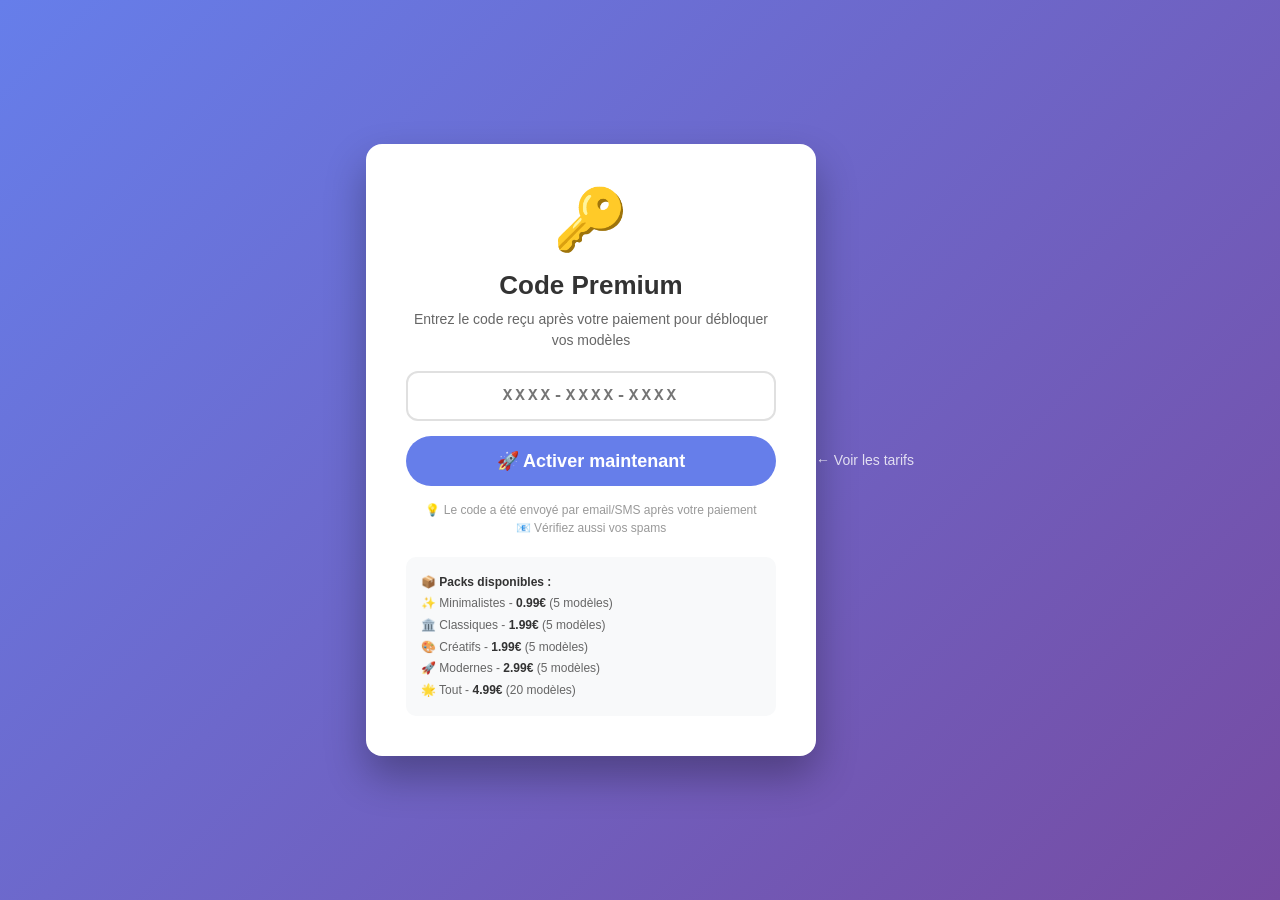
<file: code.html>
<!DOCTYPE html>
<html lang="fr">
<head>
    <meta charset="UTF-8">
    <meta name="viewport" content="width=device-width, initial-scale=1.0">
    <title>Activer votre code - CV Builder PRO</title>
    <style>
        *{margin:0;padding:0;box-sizing:border-box}
        body{
            font-family:'Segoe UI',Tahoma,Geneva,Verdana,sans-serif;
            background:linear-gradient(135deg,#667eea,#764ba2);
            min-height:100vh;
            display:flex;
            align-items:center;
            justify-content:center;
            padding:20px;
        }
        .code-card{
            background:#fff;
            border-radius:16px;
            padding:40px;
            text-align:center;
            max-width:450px;
            width:100%;
            box-shadow:0 20px 40px rgba(0,0,0,0.3);
        }
        .code-card .icon{
            font-size:60px;
            margin-bottom:15px;
        }
        .code-card h1{
            font-size:26px;
            margin-bottom:8px;
            color:#333;
        }
        .code-card p{
            color:#666;
            margin-bottom:20px;
            font-size:14px;
            line-height:1.5;
        }
        .code-card input{
            width:100%;
            padding:14px 16px;
            border:2px solid #e0e0e0;
            border-radius:12px;
            font-size:16px;
            text-align:center;
            letter-spacing:3px;
            font-weight:700;
            text-transform:uppercase;
            font-family:'Courier New',monospace;
            transition:all 0.3s;
        }
        .code-card input:focus{
            border-color:#667eea;
            outline:none;
            box-shadow:0 0 0 3px rgba(102,126,234,0.2);
        }
        .code-card .btn{
            display:block;
            width:100%;
            background:#667eea;
            color:#fff;
            padding:14px;
            border:none;
            border-radius:50px;
            font-size:18px;
            font-weight:700;
            cursor:pointer;
            margin-top:15px;
            transition:all 0.3s;
            font-family:inherit;
        }
        .code-card .btn:hover{
            background:#4f46e5;
            transform:scale(1.02);
        }
        .code-card .info{
            font-size:12px;
            color:#999;
            margin-top:15px;
            line-height:1.5;
        }
        .error{
            color:#e74c3c;
            font-size:13px;
            margin-top:10px;
            display:none;
            padding:10px;
            background:#fde8e8;
            border-radius:8px;
        }
        .success{
            color:#27ae60;
            font-size:13px;
            margin-top:10px;
            display:none;
            padding:10px;
            background:#e8f8f0;
            border-radius:8px;
        }
        .btn-back{
            display:block;
            text-align:center;
            color:#fff;
            text-decoration:none;
            margin-top:20px;
            font-size:14px;
            opacity:0.8;
        }
        .btn-back:hover{
            opacity:1;
            text-decoration:underline;
        }
        .packs-info{
            background:#f8f9fa;
            border-radius:10px;
            padding:15px;
            margin-top:20px;
            text-align:left;
            font-size:12px;
            color:#666;
            line-height:1.8;
        }
        .packs-info strong{
            color:#333;
        }
    </style>
</head>
<body>
    <div class="code-card">
        <div class="icon">🔑</div>
        <h1>Code Premium</h1>
        <p>Entrez le code reçu après votre paiement pour débloquer vos modèles</p>
        
        <input type="text" id="codeInput" placeholder="XXXX-XXXX-XXXX" maxlength="14" autocomplete="off">
        
        <div class="error" id="errorMsg">❌ Code invalide. Vérifiez et réessayez.</div>
        <div class="success" id="successMsg">✅ Code activé avec succès ! Redirection...</div>
        
        <button class="btn" onclick="activateCode()">🚀 Activer maintenant</button>
        
        <p class="info">
            💡 Le code a été envoyé par email/SMS après votre paiement<br>
            📧 Vérifiez aussi vos spams
        </p>
        
        <div class="packs-info">
            <strong>📦 Packs disponibles :</strong><br>
            ✨ Minimalistes - <strong>0.99€</strong> (5 modèles)<br>
            🏛️ Classiques - <strong>1.99€</strong> (5 modèles)<br>
            🎨 Créatifs - <strong>1.99€</strong> (5 modèles)<br>
            🚀 Modernes - <strong>2.99€</strong> (5 modèles)<br>
            🌟 Tout - <strong>4.99€</strong> (20 modèles)
        </div>
    </div>
    
    <a href="prix.html" class="btn-back">← Voir les tarifs</a>

    <script>
        // ============================================
        // CODES VALIDES (à générer et envoyer après paiement)
        // ============================================
        var validCodes = {
            // Pack Minimaliste (0.99€)
            'MINIMAL-2024-A1B2': 'minimal',
            'MINIMAL-2024-C3D4': 'minimal',
            'MINIMAL-2024-E5F6': 'minimal',
            
            // Pack Classique (1.99€)
            'CLASSIC-2024-G7H8': 'classic',
            'CLASSIC-2024-I9J0': 'classic',
            'CLASSIC-2024-K1L2': 'classic',
            
            // Pack Créatif (1.99€)
            'CREATIVE-2024-M3N4': 'creative',
            'CREATIVE-2024-O5P6': 'creative',
            'CREATIVE-2024-Q7R8': 'creative',
            
            // Pack Moderne (2.99€)
            'MODERN-2024-S9T0': 'modern',
            'MODERN-2024-U1V2': 'modern',
            'MODERN-2024-W3X4': 'modern',
            
            // Tout (4.99€)
            'ALL-2024-Y5Z6': 'all',
            'ALL-2024-A7B8': 'all',
            'ALL-2024-C9D0': 'all',
            'PRO2024-UNLOCK-ALL': 'all',
            
            // Code promo/démo
            'DEMO2024-FREE': 'all'
        };
        
        function activateCode() {
            var code = document.getElementById('codeInput').value.toUpperCase().trim();
            var errorMsg = document.getElementById('errorMsg');
            var successMsg = document.getElementById('successMsg');
            
            // Cacher les messages précédents
            errorMsg.style.display = 'none';
            successMsg.style.display = 'none';
            
            // Vérifier si le code est vide
            if (!code) {
                errorMsg.textContent = '❌ Veuillez entrer un code';
                errorMsg.style.display = 'block';
                return;
            }
            
            // Vérifier si le code est valide
            if (validCodes[code]) {
                var pack = validCodes[code];
                
                // Enregistrer la clé premium
                if (pack === 'all') {
                    localStorage.setItem('cvPremiumKey', 'UNLOCKED_ALL');
                } else {
                    localStorage.setItem('cvPremiumKey', 'UNLOCKED_' + pack.toUpperCase());
                }
                localStorage.setItem('cvPremiumCode', code);
                
                // Afficher le succès
                var packNames = {
                    'minimal': '✨ Pack Minimaliste',
                    'classic': '🏛️ Pack Classique',
                    'creative': '🎨 Pack Créatif',
                    'modern': '🚀 Pack Moderne',
                    'all': '🌟 Tous les modèles'
                };
                
                successMsg.textContent = '✅ ' + (packNames[pack] || 'Premium') + ' activé avec succès ! Redirection vers les modèles...';
                successMsg.style.display = 'block';
                
                // Rediriger après 2 secondes
                setTimeout(function() {
                    window.location.href = 'modeles.html';
                }, 2000);
                
            } else {
                // Code invalide
                errorMsg.textContent = '❌ Code invalide. Vérifiez votre code et réessayez.';
                errorMsg.style.display = 'block';
                
                // Secouer l'input
                var input = document.getElementById('codeInput');
                input.style.borderColor = '#e74c3c';
                input.style.animation = 'shake 0.5s ease';
                setTimeout(function() {
                    input.style.borderColor = '#e0e0e0';
                    input.style.animation = '';
                }, 500);
            }
        }
        
        // Activer avec la touche Entrée
        document.getElementById('codeInput').addEventListener('keypress', function(e) {
            if (e.key === 'Enter') {
                activateCode();
            }
        });
        
        // Vérifier si déjà premium
        (function() {
            var premiumKey = localStorage.getItem('cvPremiumKey');
            if (premiumKey) {
                var alreadyDiv = document.createElement('div');
                alreadyDiv.style.cssText = 'background:#e8f8f0;color:#27ae60;padding:10px;border-radius:8px;margin-bottom:15px;font-size:13px;';
                alreadyDiv.textContent = '✅ Vous avez déjà un compte premium actif !';
                document.querySelector('.code-card').insertBefore(alreadyDiv, document.getElementById('codeInput'));
                
                // Changer le bouton
                var btn = document.querySelector('.btn');
                btn.textContent = '🎨 Accéder aux modèles';
                btn.onclick = function() { window.location.href = 'modeles.html'; };
            }
        })();
    </script>
    
    <style>
        @keyframes shake {
            0%,100%{transform:translateX(0)}
            25%{transform:translateX(-5px)}
            50%{transform:translateX(5px)}
            75%{transform:translateX(-5px)}
        }
    </style>
</body>
</html>
</file>
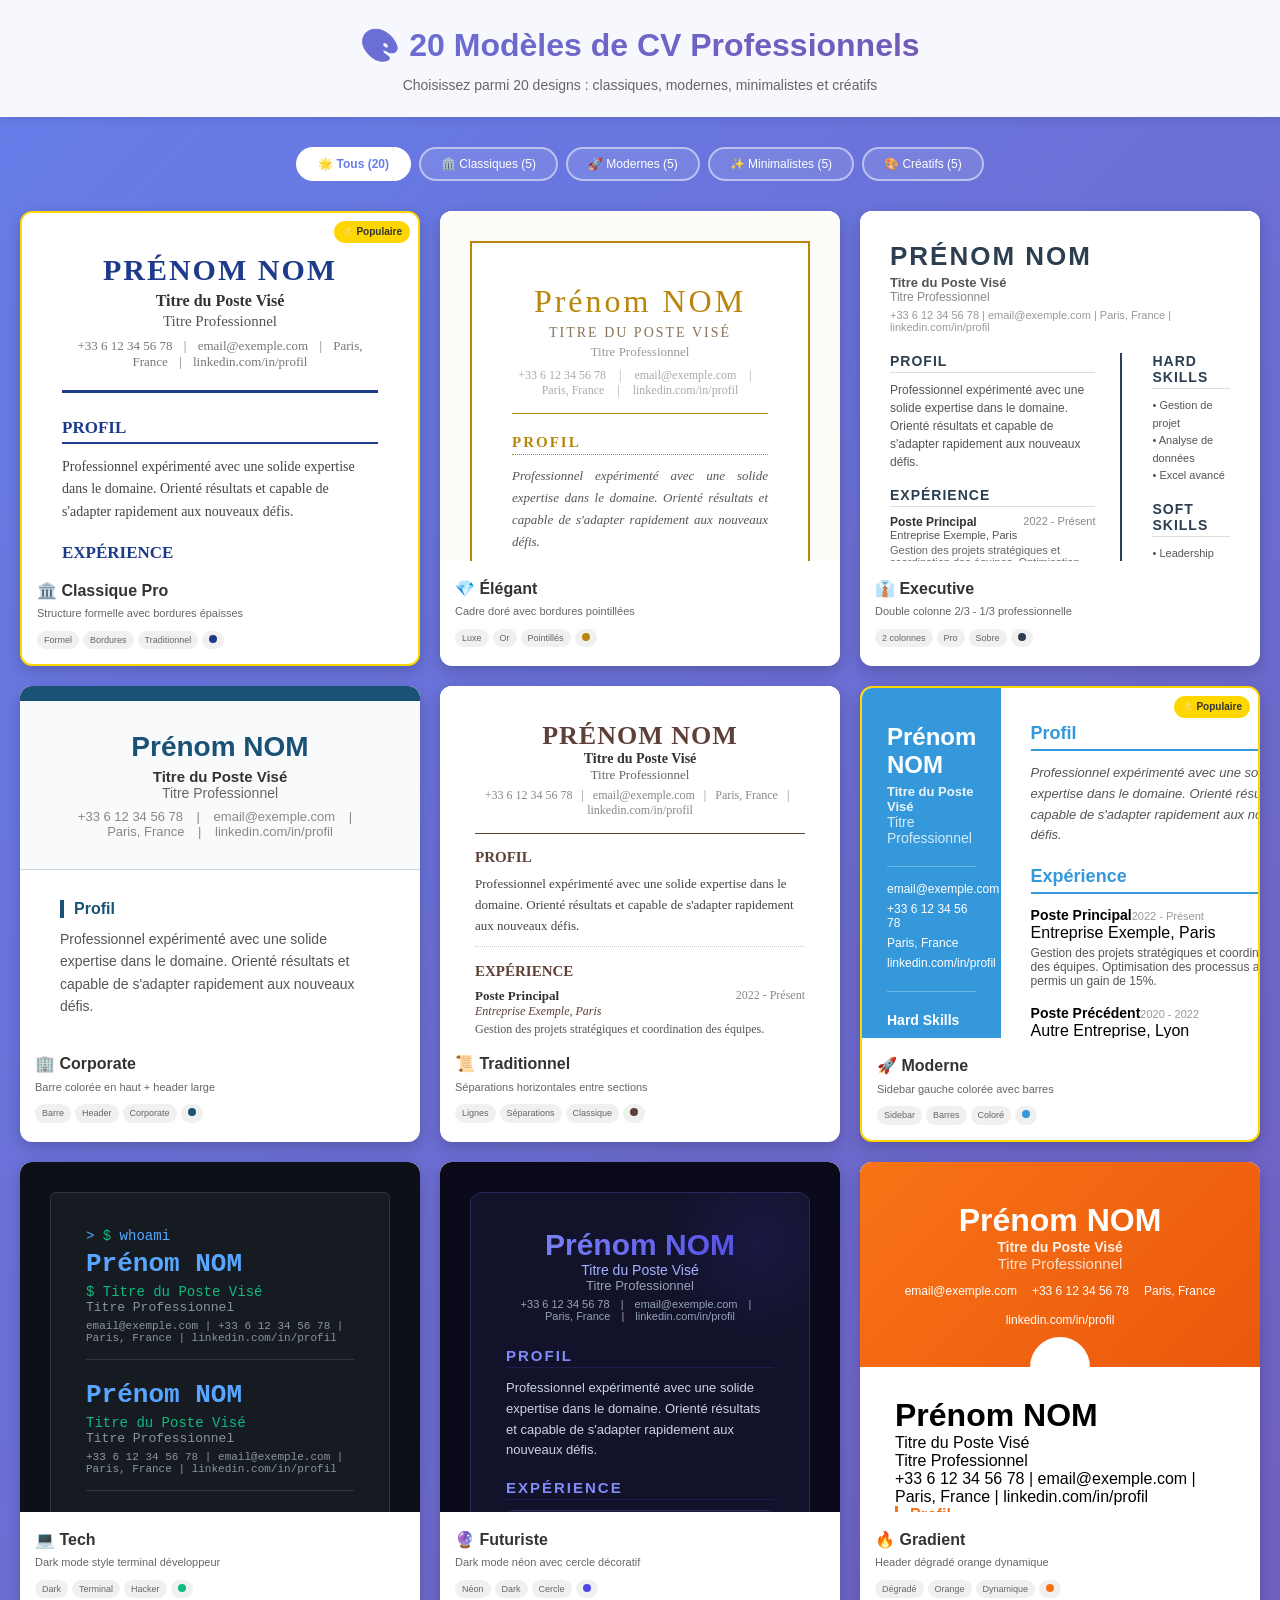
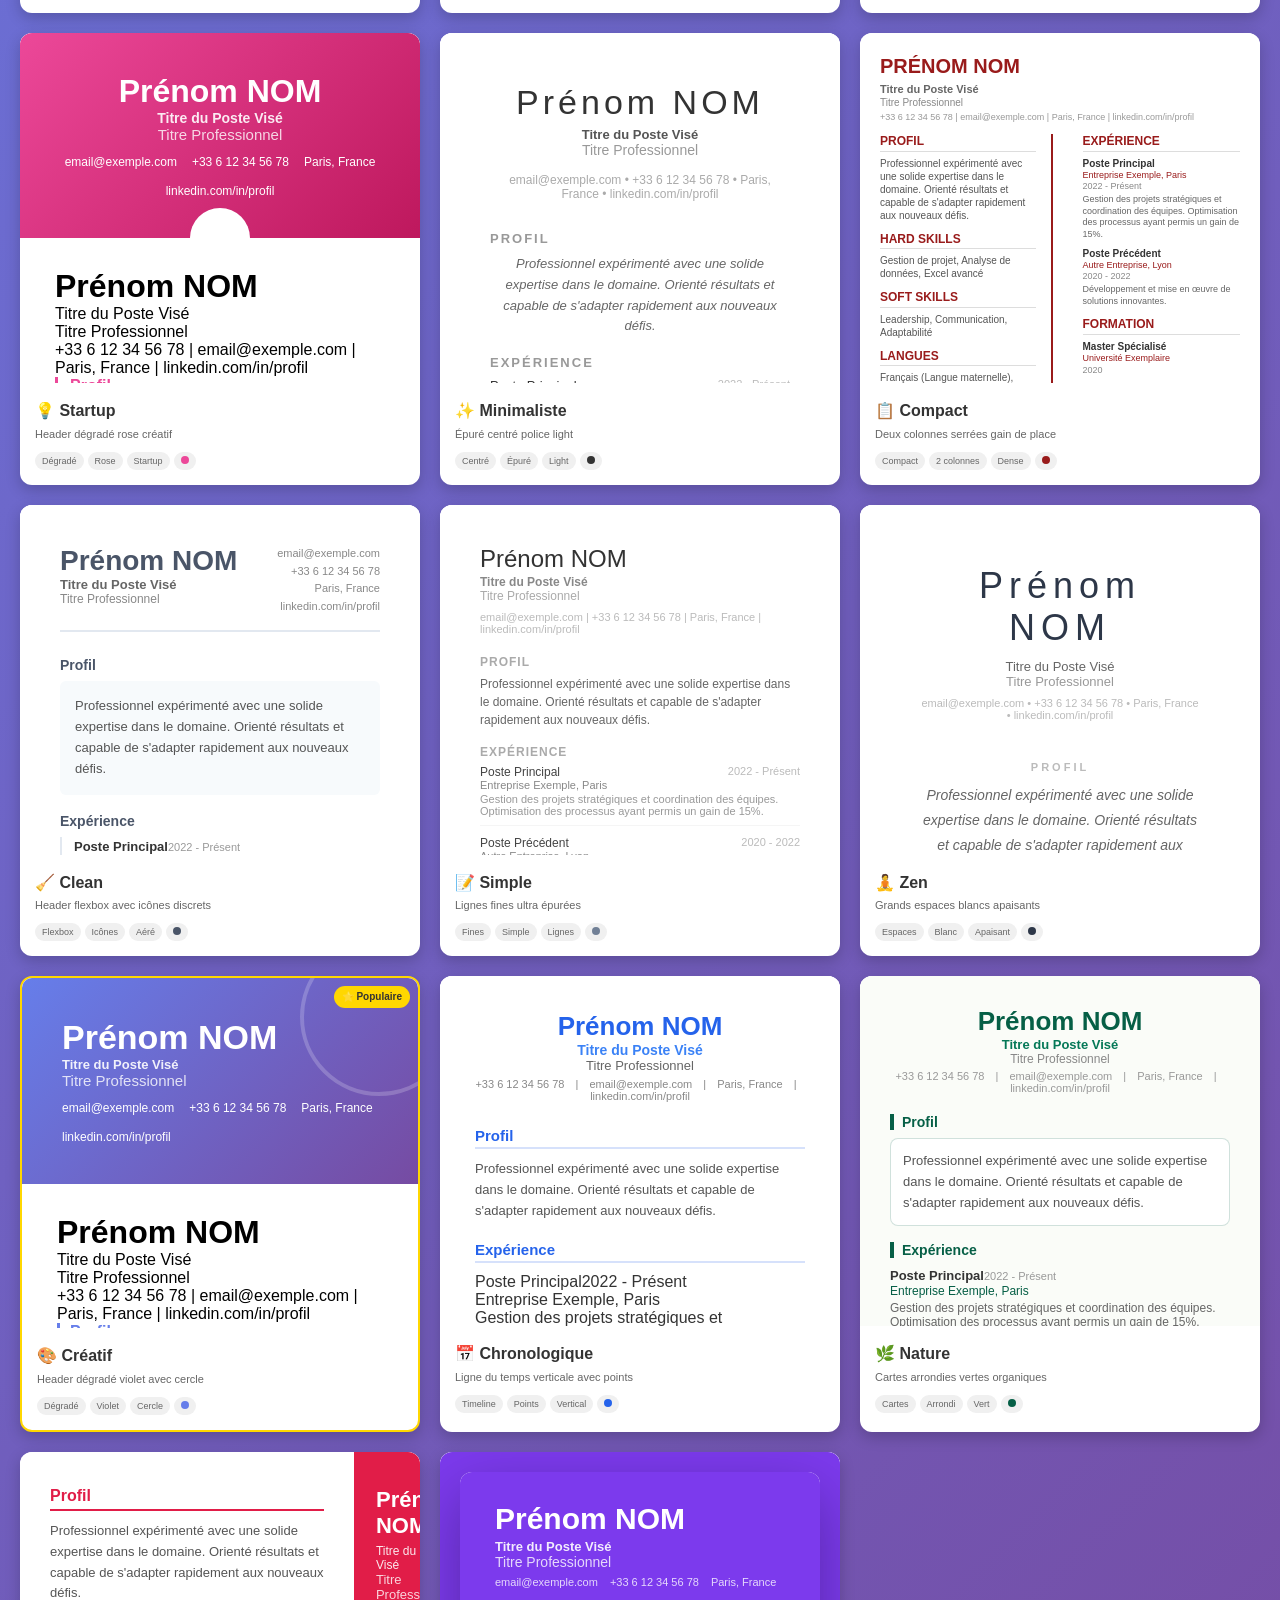
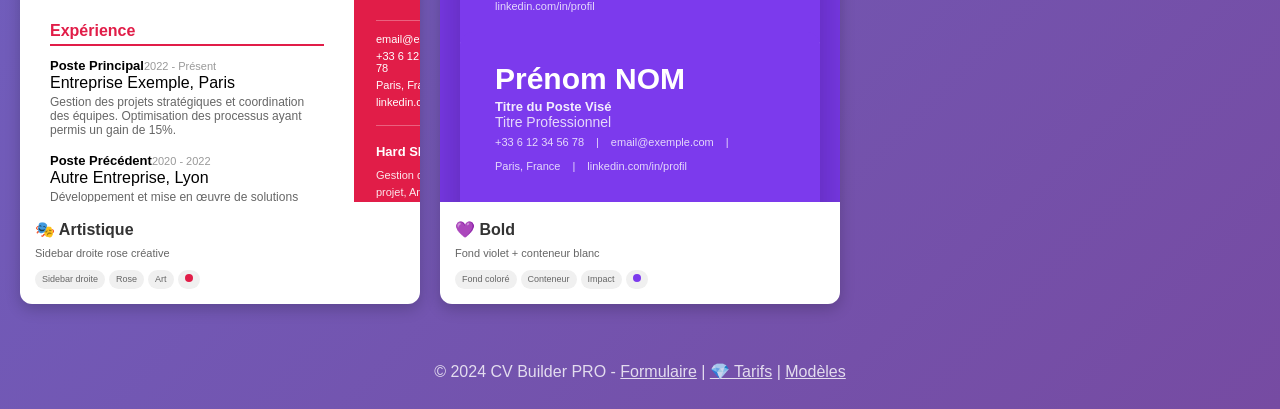
<file: models.html>
<!DOCTYPE html>
<html lang="fr">
<head>
    <meta charset="UTF-8">
    <meta name="viewport" content="width=device-width, initial-scale=1.0">
    
    <!-- ============================================ -->
    <!-- 🔍 SEO - BALISES META -->
    <!-- ============================================ -->
    <title>20 Modèles de CV Professionnels - CV Builder PRO</title>
    <meta name="description" content="Découvrez 20 modèles de CV professionnels : classiques, modernes, minimalistes et créatifs. Choisissez votre design et créez votre CV en ligne. Téléchargement PDF.">
    <meta name="keywords" content="modèle CV, design CV, CV professionnel, CV moderne, CV classique, CV créatif, CV minimaliste, template CV, exemple CV, créer CV en ligne">
    <meta name="author" content="CV Builder PRO">
    <meta name="robots" content="index, follow">
    <link rel="canonical" href="https://cvbuild.github.io/modeles.html">
    
    <!-- Open Graph -->
    <meta property="og:title" content="20 Modèles de CV Professionnels - CV Builder PRO">
    <meta property="og:description" content="Classiques, modernes, minimalistes et créatifs. Choisissez votre design et créez votre CV en ligne.">
    <meta property="og:image" content="https://cvbuild.github.io/preview.png">
    <meta property="og:url" content="https://cvbuild.github.io/modeles.html">
    <meta property="og:type" content="website">
    <meta property="og:locale" content="fr_FR">
    
    <!-- Twitter Card -->
    <meta name="twitter:card" content="summary_large_image">
    <meta name="twitter:title" content="20 Modèles de CV Professionnels">
    <meta name="twitter:description" content="Choisissez parmi 20 designs de CV. Téléchargement PDF.">
    <meta name="twitter:image" content="https://cvbuild.github.io/preview.png">
    
    <!-- Données structurées Schema.org -->
    <script type="application/ld+json">
    {
        "@context": "https://schema.org",
        "@type": "CollectionPage",
        "name": "Modèles de CV Professionnels",
        "description": "20 modèles de CV classiques, modernes, minimalistes et créatifs.",
        "url": "https://cvbuild.github.io/modeles.html",
        "isPartOf": {
            "@type": "WebSite",
            "name": "CV Builder PRO",
            "url": "https://cvbuild.github.io"
        }
    }
    </script>
    
    <style>
        *, *::before, *::after { margin: 0; padding: 0; box-sizing: border-box; }
        :root {
            --primary: #4f46e5; --white: #fff; --text: #333; --text-secondary: #666;
            --shadow-sm: 0 2px 10px rgba(0,0,0,0.1); --shadow-md: 0 5px 15px rgba(0,0,0,0.2);
            --shadow-lg: 0 15px 40px rgba(0,0,0,0.15); --radius-md: 12px; --radius-lg: 50px;
            --transition: all 0.3s ease;
        }
        body { font-family: 'Segoe UI', Tahoma, Geneva, Verdana, sans-serif; background: linear-gradient(135deg, #667eea 0%, #764ba2 100%); min-height: 100vh; line-height: 1.6; color: var(--text); }
        .header { background: rgba(255,255,255,0.95); backdrop-filter: blur(10px); padding: 20px 0; text-align: center; box-shadow: var(--shadow-sm); position: sticky; top: 0; z-index: 100; }
        .header h1 { font-size: 32px; font-weight: 700; background: linear-gradient(135deg, #667eea 0%, #764ba2 100%); -webkit-background-clip: text; -webkit-text-fill-color: transparent; margin-bottom: 3px; }
        .header p { font-size: 14px; color: var(--text-secondary); }
        .container { max-width: 1500px; margin: 30px auto; padding: 0 20px; }
        .filters { display: flex; justify-content: center; gap: 8px; margin-bottom: 30px; flex-wrap: wrap; }
        .filter-btn { padding: 8px 20px; border: 2px solid rgba(255,255,255,0.5); background: rgba(255,255,255,0.1); color: white; border-radius: var(--radius-lg); cursor: pointer; font-size: 12px; font-weight: 500; transition: var(--transition); }
        .filter-btn:hover, .filter-btn.active { background: white; color: #667eea; border-color: white; font-weight: 600; }
        .templates-grid { display: grid; grid-template-columns: repeat(auto-fill, minmax(320px, 1fr)); gap: 20px; }
        .template-card { background: var(--white); border-radius: var(--radius-md); overflow: hidden; box-shadow: var(--shadow-md); transition: var(--transition); cursor: pointer; position: relative; display: block; text-decoration: none; color: inherit; }
        .template-card:hover { transform: translateY(-6px); box-shadow: var(--shadow-lg); }
        .template-card.featured { border: 2px solid #ffd700; }
        .template-card.featured::after { content: '⭐ Populaire'; position: absolute; top: 8px; right: 8px; background: #ffd700; color: #333; padding: 3px 8px; border-radius: 20px; font-size: 10px; font-weight: 700; z-index: 10; }
        .template-preview { width: 100%; height: 350px; position: relative; overflow: hidden; background: #fff; }
        .template-preview iframe { width: 100%; height: 100%; border: none; pointer-events: none; }
        .template-overlay { position: absolute; top: 0; left: 0; right: 0; bottom: 0; background: rgba(102,126,234,0.92); display: flex; align-items: center; justify-content: center; opacity: 0; transition: var(--transition); z-index: 5; }
        .template-card:hover .template-overlay { opacity: 1; }
        .btn-choose { padding: 12px 30px; background: white; color: #667eea; border: none; border-radius: 50px; font-size: 16px; font-weight: 700; cursor: pointer; text-decoration: none; box-shadow: 0 5px 20px rgba(0,0,0,0.3); transition: var(--transition); }
        .btn-choose:hover { transform: scale(1.05); }
        .template-info { padding: 15px; }
        .template-name { font-size: 16px; font-weight: 700; margin-bottom: 2px; }
        .template-description { color: var(--text-secondary); font-size: 11px; margin-bottom: 8px; }
        .template-tags { display: flex; gap: 4px; flex-wrap: wrap; }
        .tag { padding: 2px 7px; background: #f0f0f0; border-radius: 20px; font-size: 9px; color: var(--text-secondary); }
        .color-dot { width: 8px; height: 8px; border-radius: 50%; display: inline-block; }
        .footer { text-align: center; padding: 25px 0; color: white; opacity: 0.8; }
        .footer a { color: white; }
        @keyframes fadeInUp { from { opacity: 0; transform: translateY(20px); } to { opacity: 1; transform: translateY(0); } }
        .template-card { animation: fadeInUp 0.4s ease forwards; }
        @media (max-width: 768px) { .header h1 { font-size: 24px; } .templates-grid { grid-template-columns: 1fr; } .template-preview { height: 300px; } }
    </style>
</head>
<body>
    <header class="header">
        <div class="header-content">
            <h1>🎨 20 Modèles de CV Professionnels</h1>
            <p>Choisissez parmi 20 designs : classiques, modernes, minimalistes et créatifs</p>
        </div>
    </header>

    <main class="container">
        <!-- Navigation par catégories -->
        <nav class="filters" aria-label="Filtrer les modèles par catégorie">
            <button class="filter-btn active" onclick="filterTemplates('all', this)" aria-label="Voir tous les modèles">🌟 Tous (20)</button>
            <button class="filter-btn" onclick="filterTemplates('classic', this)" aria-label="Modèles classiques">🏛️ Classiques (5)</button>
            <button class="filter-btn" onclick="filterTemplates('modern', this)" aria-label="Modèles modernes">🚀 Modernes (5)</button>
            <button class="filter-btn" onclick="filterTemplates('minimal', this)" aria-label="Modèles minimalistes">✨ Minimalistes (5)</button>
            <button class="filter-btn" onclick="filterTemplates('creative', this)" aria-label="Modèles créatifs">🎨 Créatifs (5)</button>
        </nav>

        <div class="templates-grid" id="templatesGrid" role="list" aria-label="Liste des modèles de CV"></div>
    </main>

    <footer class="footer">
        <p>© 2024 CV Builder PRO - <a href="index.html" title="Remplir votre CV">Formulaire</a> | <a href="prix.html" title="Voir les tarifs">💎 Tarifs</a> | <a href="modeles.html">Modèles</a></p>
    </footer>

    <script src="templates.js"></script>
    <script>
        var templatesData = [
            { id:"classic", name:"Classique Pro", desc:"Structure formelle avec bordures épaisses", cat:"classic", featured:true, color:"#1e3a8a", emoji:"🏛️", tags:["Formel","Bordures","Traditionnel"] },
            { id:"elegant", name:"Élégant", desc:"Cadre doré avec bordures pointillées", cat:"classic", featured:false, color:"#b8860b", emoji:"💎", tags:["Luxe","Or","Pointillés"] },
            { id:"executive", name:"Executive", desc:"Double colonne 2/3 - 1/3 professionnelle", cat:"classic", featured:false, color:"#2c3e50", emoji:"👔", tags:["2 colonnes","Pro","Sobre"] },
            { id:"corporate", name:"Corporate", desc:"Barre colorée en haut + header large", cat:"classic", featured:false, color:"#1a5276", emoji:"🏢", tags:["Barre","Header","Corporate"] },
            { id:"traditional", name:"Traditionnel", desc:"Séparations horizontales entre sections", cat:"classic", featured:false, color:"#5d4037", emoji:"📜", tags:["Lignes","Séparations","Classique"] },
            { id:"modern", name:"Moderne", desc:"Sidebar gauche colorée avec barres", cat:"modern", featured:true, color:"#3498db", emoji:"🚀", tags:["Sidebar","Barres","Coloré"] },
            { id:"tech", name:"Tech", desc:"Dark mode style terminal développeur", cat:"modern", featured:false, color:"#10b981", emoji:"💻", tags:["Dark","Terminal","Hacker"] },
            { id:"futurist", name:"Futuriste", desc:"Dark mode néon avec cercle décoratif", cat:"modern", featured:false, color:"#4f46e5", emoji:"🔮", tags:["Néon","Dark","Cercle"] },
            { id:"gradient", name:"Gradient", desc:"Header dégradé orange dynamique", cat:"modern", featured:false, color:"#f97316", emoji:"🔥", tags:["Dégradé","Orange","Dynamique"] },
            { id:"startup", name:"Startup", desc:"Header dégradé rose créatif", cat:"modern", featured:false, color:"#ec4899", emoji:"💡", tags:["Dégradé","Rose","Startup"] },
            { id:"minimal", name:"Minimaliste", desc:"Épuré centré police light", cat:"minimal", featured:false, color:"#333333", emoji:"✨", tags:["Centré","Épuré","Light"] },
            { id:"compact", name:"Compact", desc:"Deux colonnes serrées gain de place", cat:"minimal", featured:false, color:"#991b1b", emoji:"📋", tags:["Compact","2 colonnes","Dense"] },
            { id:"clean", name:"Clean", desc:"Header flexbox avec icônes discrets", cat:"minimal", featured:false, color:"#4a5568", emoji:"🧹", tags:["Flexbox","Icônes","Aéré"] },
            { id:"simple", name:"Simple", desc:"Lignes fines ultra épurées", cat:"minimal", featured:false, color:"#718096", emoji:"📝", tags:["Fines","Simple","Lignes"] },
            { id:"zen", name:"Zen", desc:"Grands espaces blancs apaisants", cat:"minimal", featured:false, color:"#2d3748", emoji:"🧘", tags:["Espaces","Blanc","Apaisant"] },
            { id:"creative", name:"Créatif", desc:"Header dégradé violet avec cercle", cat:"creative", featured:true, color:"#667eea", emoji:"🎨", tags:["Dégradé","Violet","Cercle"] },
            { id:"timeline", name:"Chronologique", desc:"Ligne du temps verticale avec points", cat:"creative", featured:false, color:"#2563eb", emoji:"📅", tags:["Timeline","Points","Vertical"] },
            { id:"nature", name:"Nature", desc:"Cartes arrondies vertes organiques", cat:"creative", featured:false, color:"#065f46", emoji:"🌿", tags:["Cartes","Arrondi","Vert"] },
            { id:"artist", name:"Artistique", desc:"Sidebar droite rose créative", cat:"creative", featured:false, color:"#e11d48", emoji:"🎭", tags:["Sidebar droite","Rose","Art"] },
            { id:"bold", name:"Bold", desc:"Fond violet + conteneur blanc", cat:"creative", featured:false, color:"#7c3aed", emoji:"💜", tags:["Fond coloré","Conteneur","Impact"] }
        ];

        var sampleData = {
            personalInfo: {
                name: "Prénom NOM",
                cvTitle: "Titre du Poste Visé",
                title: "Titre Professionnel",
                email: "email@exemple.com",
                phone: "+33 6 12 34 56 78",
                location: "Paris, France",
                linkedin: "linkedin.com/in/profil",
                summary: "Professionnel expérimenté avec une solide expertise dans le domaine. Orienté résultats et capable de s'adapter rapidement aux nouveaux défis."
            },
            experiences: [
                { title: "Poste Principal", company: "Entreprise Exemple", period: "2022 - Présent", location: "Paris", description: "Gestion des projets stratégiques et coordination des équipes.\nOptimisation des processus ayant permis un gain de 15%." },
                { title: "Poste Précédent", company: "Autre Entreprise", period: "2020 - 2022", location: "Lyon", description: "Développement et mise en œuvre de solutions innovantes." }
            ],
            education: [
                { degree: "Master Spécialisé", school: "Université Exemplaire", year: "2020" },
                { degree: "Licence", school: "Institut Supérieur", year: "2018" }
            ],
            hardSkills: "Gestion de projet, Analyse de données, Excel avancé",
            softSkills: "Leadership, Communication, Adaptabilité",
            languages: [
                { language: "Français", level: "Langue maternelle" },
                { language: "Anglais", level: "Professionnel (C1)" }
            ],
            interests: "Innovation technologique, Veille stratégique"
        };

        function renderTemplates(filter) {
            filter = filter || "all";
            var grid = document.getElementById("templatesGrid");
            var filtered = filter === "all" ? templatesData : templatesData.filter(function(t) { return t.cat === filter; });
            
            grid.innerHTML = "";
            
            for (var i = 0; i < filtered.length; i++) {
                var t = filtered[i];
                
                var card = document.createElement("a");
                card.href = "index.html?template=" + t.id;
                card.className = "template-card" + (t.featured ? " featured" : "");
                card.setAttribute("data-cat", t.cat);
                card.setAttribute("role", "listitem");
                card.setAttribute("aria-label", "Modèle " + t.name);
                card.style.animationDelay = (i * 0.03) + "s";
                
                var previewDiv = document.createElement("div");
                previewDiv.className = "template-preview";
                
                var tempData = JSON.parse(JSON.stringify(sampleData));
                tempData.template = t.id;
                
                var cvHTML = "";
                try {
                    cvHTML = generateCVHTML(tempData);
                } catch(e) {
                    cvHTML = "<html><body style='display:flex;align-items:center;justify-content:center;height:100vh;font-family:sans-serif;font-size:30px;color:#ccc'>"+t.emoji+"<br>"+t.name+"</body></html>";
                }
                
                var iframe = document.createElement("iframe");
                iframe.srcdoc = cvHTML;
                iframe.title = "Aperçu du modèle " + t.name;
                iframe.style.cssText = "width:100%;height:100%;border:none;pointer-events:none;";
                
                previewDiv.appendChild(iframe);
                
                var overlay = document.createElement("div");
                overlay.className = "template-overlay";
                overlay.innerHTML = '<span class="btn-choose">✨ Choisir ce modèle</span>';
                previewDiv.appendChild(overlay);
                
                card.appendChild(previewDiv);
                
                var infoDiv = document.createElement("div");
                infoDiv.className = "template-info";
                infoDiv.innerHTML = '<h2 style="font-size:16px;font-weight:700;margin-bottom:2px;">' + t.emoji + ' ' + t.name + '</h2>' +
                    '<p class="template-description">' + t.desc + '</p>' +
                    '<div class="template-tags">' +
                    t.tags.map(function(tag) { return '<span class="tag">' + tag + '</span>'; }).join("") +
                    '<span class="tag color"><span class="color-dot" style="background:' + t.color + ';"></span></span>' +
                    '</div>';
                card.appendChild(infoDiv);
                
                grid.appendChild(card);
            }
        }

        function filterTemplates(category, btn) {
            var buttons = document.querySelectorAll(".filter-btn");
            for (var i = 0; i < buttons.length; i++) {
                buttons[i].classList.remove("active");
            }
            if (btn) btn.classList.add("active");
            renderTemplates(category);
        }

        document.addEventListener("DOMContentLoaded", function() {
            setTimeout(function() {
                renderTemplates("all");
            }, 500);
        });
    </script>
</body>
</html>
</file>
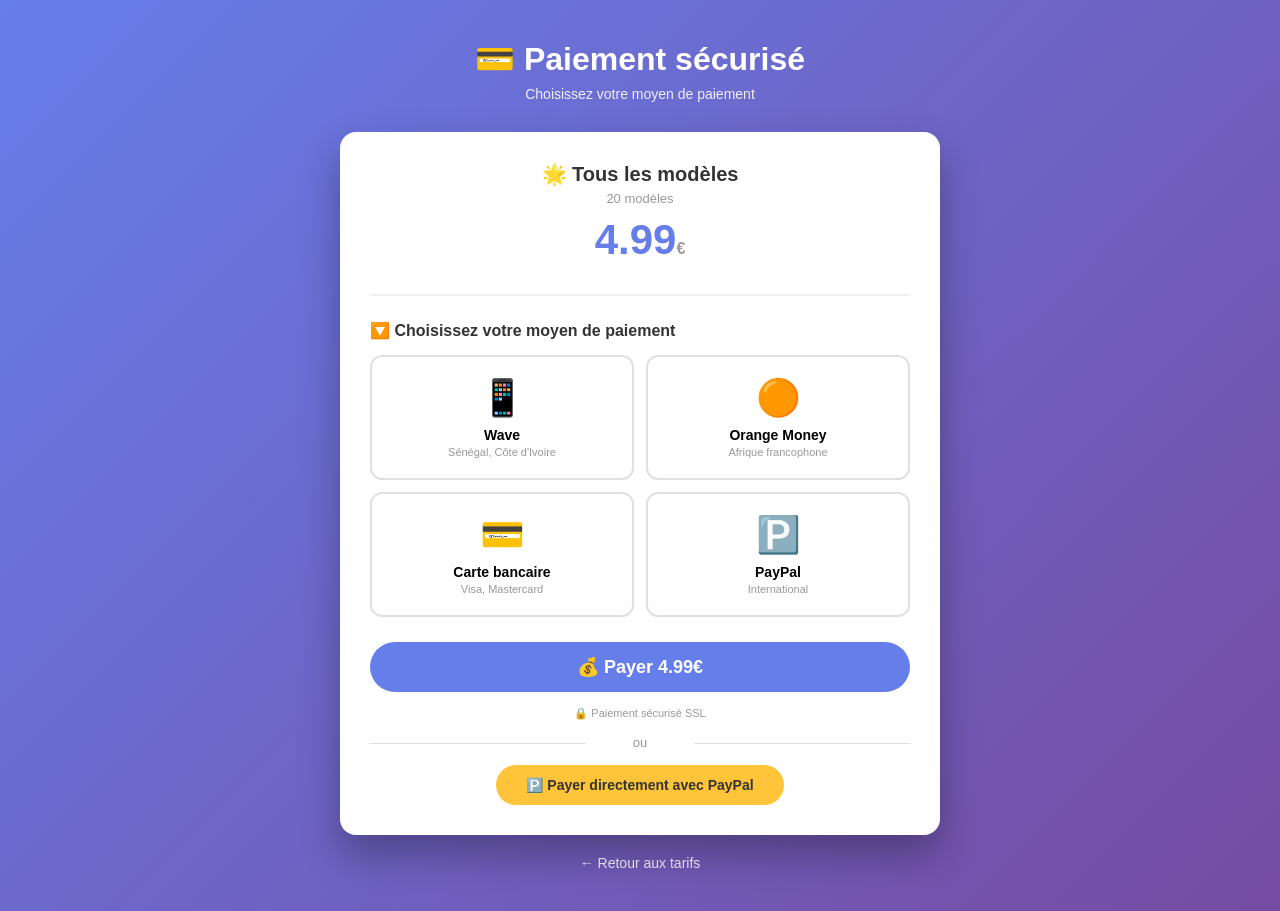
<file: payer.html>
<!DOCTYPE html>
<html lang="fr">
<head>
    <meta charset="UTF-8">
    <meta name="viewport" content="width=device-width, initial-scale=1.0">
    <title>Paiement CV Builder PRO</title>
    <style>
        *{margin:0;padding:0;box-sizing:border-box}
        body{font-family:'Segoe UI',sans-serif;background:linear-gradient(135deg,#667eea,#764ba2);min-height:100vh;padding:40px 20px}
        .container{max-width:600px;margin:0 auto}
        .header{text-align:center;color:#fff;margin-bottom:30px}
        .header h1{font-size:32px;margin-bottom:8px}
        .header p{font-size:14px;opacity:0.9}
        .payment-card{background:#fff;border-radius:16px;padding:30px;box-shadow:0 20px 40px rgba(0,0,0,0.3)}
        .pack-info{text-align:center;margin-bottom:25px;padding-bottom:20px;border-bottom:2px solid #f0f0f0}
        .pack-info .pack-name{font-size:20px;font-weight:700;color:#333}
        .pack-info .pack-models{color:#999;font-size:13px;margin:5px 0}
        .pack-info .pack-price{font-size:42px;font-weight:700;color:#667eea;margin:10px 0}
        .pack-info .pack-price span{font-size:16px;color:#999}
        .section-title{font-size:16px;font-weight:700;color:#333;margin-bottom:15px;display:flex;align-items:center;gap:8px}
        .payment-methods{display:grid;grid-template-columns:1fr 1fr;gap:12px;margin-bottom:25px}
        .payment-method{border:2px solid #e0e0e0;border-radius:12px;padding:20px 15px;text-align:center;cursor:pointer;transition:all 0.3s;text-decoration:none;color:inherit}
        .payment-method:hover{border-color:#667eea;background:#f8f9ff;transform:translateY(-2px);box-shadow:0 5px 15px rgba(102,126,234,0.2)}
        .payment-method.selected{border-color:#667eea;background:#f0f4ff}
        .payment-method .pm-icon{font-size:36px;margin-bottom:8px}
        .payment-method .pm-name{font-weight:600;font-size:14px;margin-bottom:3px}
        .payment-method .pm-desc{font-size:11px;color:#999}
        .form-group{margin-bottom:15px;display:none}
        .form-group.active{display:block}
        .form-group label{display:block;font-weight:600;font-size:13px;margin-bottom:5px;color:#333}
        .form-group input,.form-group select{width:100%;padding:10px 12px;border:2px solid #e0e0e0;border-radius:8px;font-size:14px;font-family:inherit}
        .form-group input:focus{border-color:#667eea;outline:none}
        .btn-pay{display:block;width:100%;background:#667eea;color:#fff;padding:14px;border:none;border-radius:50px;font-size:18px;font-weight:700;cursor:pointer;transition:all 0.3s;margin-top:15px}
        .btn-pay:hover{background:#4f46e5;transform:scale(1.02)}
        .secure-info{text-align:center;color:#999;font-size:11px;margin-top:15px}
        .btn-back{display:block;text-align:center;color:#fff;text-decoration:none;margin-top:20px;font-size:14px;opacity:0.8}
        .or-divider{text-align:center;color:#999;font-size:13px;margin:15px 0;position:relative}
        .or-divider::before,.or-divider::after{content:'';position:absolute;top:50%;width:40%;height:1px;background:#e0e0e0}
        .or-divider::before{left:0}.or-divider::after{right:0}
        @media(max-width:500px){.payment-methods{grid-template-columns:1fr}}
    </style>
</head>
<body>
    <div class="container">
        <div class="header">
            <h1>💳 Paiement sécurisé</h1>
            <p>Choisissez votre moyen de paiement</p>
        </div>

        <div class="payment-card">
            <!-- Infos du pack -->
            <div class="pack-info">
                <div class="pack-name" id="packName">🌟 Tous les modèles</div>
                <div class="pack-models" id="packModels">20 modèles</div>
                <div class="pack-price" id="packPrice">4.99<span>€</span></div>
            </div>

            <div class="section-title">🔽 Choisissez votre moyen de paiement</div>

            <!-- Méthodes de paiement -->
            <div class="payment-methods">
                <div class="payment-method" onclick="selectPayment('wave')" id="pm-wave">
                    <div class="pm-icon">📱</div>
                    <div class="pm-name">Wave</div>
                    <div class="pm-desc">Sénégal, Côte d'Ivoire</div>
                </div>
                <div class="payment-method" onclick="selectPayment('orange')" id="pm-orange">
                    <div class="pm-icon">🟠</div>
                    <div class="pm-name">Orange Money</div>
                    <div class="pm-desc">Afrique francophone</div>
                </div>
                <div class="payment-method" onclick="selectPayment('card')" id="pm-card">
                    <div class="pm-icon">💳</div>
                    <div class="pm-name">Carte bancaire</div>
                    <div class="pm-desc">Visa, Mastercard</div>
                </div>
                <div class="payment-method" onclick="selectPayment('paypal')" id="pm-paypal">
                    <div class="pm-icon">🅿️</div>
                    <div class="pm-name">PayPal</div>
                    <div class="pm-desc">International</div>
                </div>
            </div>

            <!-- Formulaire Wave -->
            <div class="form-group" id="form-wave">
                <label>📱 Numéro Wave</label>
                <input type="tel" placeholder="Ex: +221 77 123 45 67" id="waveNumber">
                <p style="font-size:11px;color:#999;margin-top:5px">Vous recevrez une notification Wave pour confirmer le paiement</p>
            </div>

            <!-- Formulaire Orange Money -->
            <div class="form-group" id="form-orange">
                <label>🟠 Numéro Orange Money</label>
                <input type="tel" placeholder="Ex: +221 78 123 45 67" id="orangeNumber">
                <p style="font-size:11px;color:#999;margin-top:5px">Vous recevrez un code USSD pour confirmer</p>
            </div>

            <!-- Formulaire Carte -->
            <div class="form-group" id="form-card">
                <label>💳 Numéro de carte</label>
                <input type="text" placeholder="1234 5678 9012 3456" id="cardNumber">
                <div style="display:grid;grid-template-columns:1fr 1fr;gap:10px;margin-top:10px">
                    <div><label>Expiration</label><input type="text" placeholder="MM/AA" id="cardExpiry"></div>
                    <div><label>CVV</label><input type="text" placeholder="123" id="cardCvv"></div>
                </div>
            </div>

            <!-- Bouton payer -->
            <button class="btn-pay" onclick="processPayment()">
                💰 Payer <span id="btnPrice">4.99€</span>
            </button>
            <div class="secure-info">🔒 Paiement sécurisé SSL</div>

            <div class="or-divider">ou</div>

            <!-- Paiement direct via liens -->
            <div style="text-align:center">
                <a href="https://paypal.me/VOTRE_PSEUDO/4.99" target="_blank" style="display:inline-block;background:#ffc439;color:#333;padding:12px 30px;border-radius:50px;text-decoration:none;font-weight:700;font-size:14px">🅿️ Payer directement avec PayPal</a>
            </div>
        </div>

        <a href="prix.html" class="btn-back">← Retour aux tarifs</a>
    </div>

    <script>
        // Récupérer le pack depuis l'URL
        var urlParams = new URLSearchParams(window.location.search);
        var pack = urlParams.get('pack') || 'all';
        
        var packs = {
            'minimal': { name: '✨ Pack Minimaliste', models: '5 modèles', price: 0.99, stripeId: 'MINIMAL' },
            'classic': { name: '🏛️ Pack Classique', models: '5 modèles', price: 1.99, stripeId: 'CLASSIC' },
            'creative': { name: '🎨 Pack Créatif', models: '5 modèles', price: 1.99, stripeId: 'CREATIVE' },
            'modern': { name: '🚀 Pack Moderne', models: '5 modèles', price: 2.99, stripeId: 'MODERN' },
            'all': { name: '🌟 Tous les modèles', models: '20 modèles', price: 4.99, stripeId: 'ALL' }
        };
        
        var currentPack = packs[pack] || packs['all'];
        document.getElementById('packName').textContent = currentPack.name;
        document.getElementById('packModels').textContent = currentPack.models;
        document.getElementById('packPrice').innerHTML = currentPack.price + '<span>€</span>';
        document.getElementById('btnPrice').textContent = currentPack.price + '€';
        
        var selectedMethod = null;
        
        function selectPayment(method) {
            selectedMethod = method;
            
            // Mettre à jour les classes
            document.querySelectorAll('.payment-method').forEach(function(el) {
                el.classList.remove('selected');
            });
            document.getElementById('pm-' + method).classList.add('selected');
            
            // Afficher le formulaire correspondant
            document.querySelectorAll('.form-group').forEach(function(el) {
                el.classList.remove('active');
            });
            var formEl = document.getElementById('form-' + method);
            if (formEl) formEl.classList.add('active');
        }
        
        function processPayment() {
            if (!selectedMethod) {
                alert('Veuillez choisir un moyen de paiement');
                return;
            }
            
            var phone = '';
            if (selectedMethod === 'wave') {
                phone = document.getElementById('waveNumber').value;
                if (!phone) { alert('Veuillez entrer votre numéro Wave'); return; }
                // Simuler paiement Wave
                alert('📱 Paiement Wave de ' + currentPack.price + '€ initié !\n\nVous allez recevoir une notification Wave pour confirmer.\n\nAprès confirmation, votre code premium sera envoyé par SMS au ' + phone);
            } else if (selectedMethod === 'orange') {
                phone = document.getElementById('orangeNumber').value;
                if (!phone) { alert('Veuillez entrer votre numéro Orange Money'); return; }
                // Simuler paiement Orange Money
                alert('🟠 Paiement Orange Money de ' + currentPack.price + '€ initié !\n\nVous allez recevoir un code USSD pour confirmer.\n\nAprès confirmation, votre code premium sera envoyé par SMS au ' + phone);
            } else if (selectedMethod === 'card') {
                // Rediriger vers Stripe pour Mastercard/Visa
                var stripeLinks = {
                    'MINIMAL': 'https://buy.stripe.com/VOTRE_LIEN_MINIMAL',
                    'CLASSIC': 'https://buy.stripe.com/VOTRE_LIEN_CLASSIC',
                    'CREATIVE': 'https://buy.stripe.com/VOTRE_LIEN_CREATIF',
                    'MODERN': 'https://buy.stripe.com/VOTRE_LIEN_MODERNE',
                    'ALL': 'https://buy.stripe.com/VOTRE_LIEN_TOUT'
                };
                window.open(stripeLinks[currentPack.stripeId], '_blank');
            } else if (selectedMethod === 'paypal') {
                // Rediriger vers PayPal
                var paypalLinks = {
                    'MINIMAL': 'https://paypal.me/VOTRE_PSEUDO/0.99',
                    'CLASSIC': 'https://paypal.me/VOTRE_PSEUDO/1.99',
                    'CREATIVE': 'https://paypal.me/VOTRE_PSEUDO/1.99',
                    'MODERN': 'https://paypal.me/VOTRE_PSEUDO/2.99',
                    'ALL': 'https://paypal.me/VOTRE_PSEUDO/4.99'
                };
                window.open(paypalLinks[currentPack.stripeId], '_blank');
            }
            
            // Après paiement, rediriger vers la page de code
            setTimeout(function() {
                window.location.href = 'code.html?pack=' + pack;
            }, 2000);
        }
    </script>
</body>
</html>
</file>
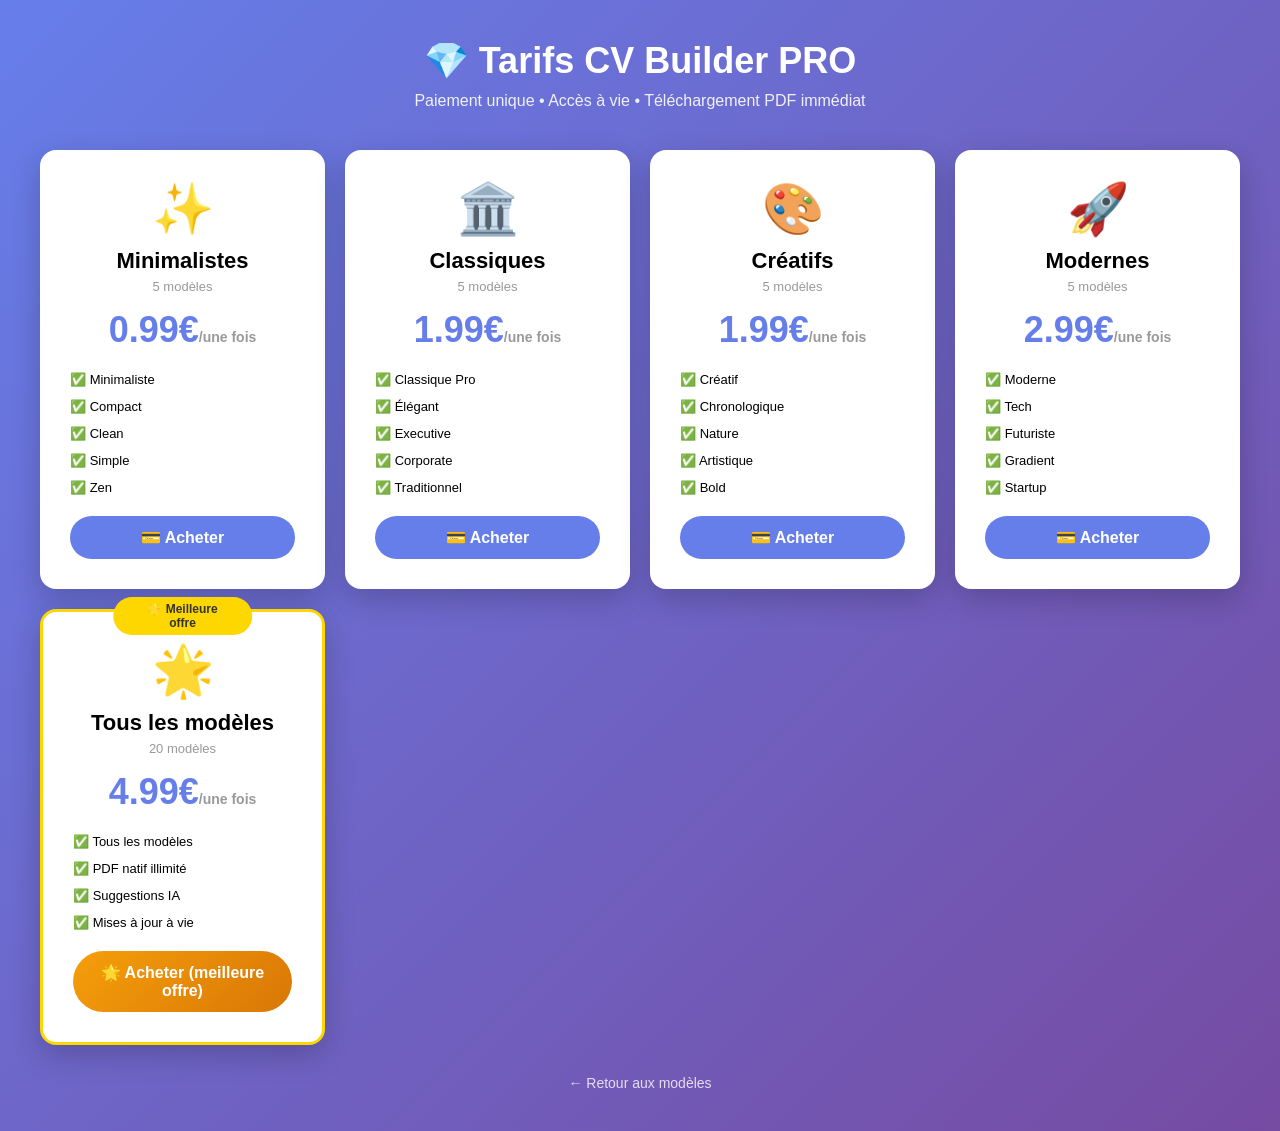
<file: prix.html>
<!DOCTYPE html>
<html lang="fr">
<head>
    <meta charset="UTF-8">
    <meta name="viewport" content="width=device-width, initial-scale=1.0">
    
    <!-- ============================================ -->
    <!-- 🔍 SEO - BALISES META -->
    <!-- ============================================ -->
    <title>Tarifs CV Builder PRO - Créez votre CV à partir de 0.99€</title>
    <meta name="description" content="Tarifs CV Builder PRO : créez votre CV professionnel à partir de 0.99€. 20 modèles disponibles. Paiement unique, accès à vie. Téléchargement PDF immédiat.">
    <meta name="keywords" content="tarif CV, prix CV, créer CV pas cher, CV en ligne prix, CV professionnel tarif, modèle CV prix, CV Builder tarif">
    <meta name="author" content="CV Builder PRO">
    <meta name="robots" content="index, follow">
    <link rel="canonical" href="https://cvbuild.github.io/prix.html">
    
    <!-- Open Graph -->
    <meta property="og:title" content="Tarifs CV Builder PRO - CV professionnel à partir de 0.99€">
    <meta property="og:description" content="Créez votre CV à partir de 0.99€. 20 modèles, paiement unique, accès à vie.">
    <meta property="og:image" content="https://cvbuild.github.io/preview.png">
    <meta property="og:url" content="https://cvbuild.github.io/prix.html">
    <meta property="og:type" content="website">
    <meta property="og:locale" content="fr_FR">
    
    <!-- Twitter Card -->
    <meta name="twitter:card" content="summary_large_image">
    <meta name="twitter:title" content="Tarifs CV Builder PRO">
    <meta name="twitter:description" content="CV professionnel à partir de 0.99€. Paiement unique.">
    <meta name="twitter:image" content="https://cvbuild.github.io/preview.png">
    
    <!-- Données structurées Schema.org -->
    <script type="application/ld+json">
    {
        "@context": "https://schema.org",
        "@type": "Product",
        "name": "CV Builder PRO",
        "description": "Créez votre CV professionnel en ligne avec 20 modèles. Téléchargement PDF.",
        "offers": {
            "@type": "AggregateOffer",
            "priceCurrency": "EUR",
            "lowPrice": "0.99",
            "highPrice": "4.99",
            "offerCount": "5"
        }
    }
    </script>
    
    <style>
        *{margin:0;padding:0;box-sizing:border-box}
        body{font-family:'Segoe UI',sans-serif;background:linear-gradient(135deg,#667eea,#764ba2);min-height:100vh;padding:40px 20px}
        .header{text-align:center;color:#fff;margin-bottom:40px}
        .header h1{font-size:36px;margin-bottom:10px}
        .header p{font-size:16px;opacity:0.9}
        .pricing-grid{display:grid;grid-template-columns:repeat(auto-fit,minmax(250px,1fr));gap:20px;max-width:1200px;margin:0 auto}
        .pricing-card{background:#fff;border-radius:16px;padding:30px;text-align:center;box-shadow:0 10px 30px rgba(0,0,0,0.2);transition:all 0.3s;position:relative}
        .pricing-card:hover{transform:translateY(-5px);box-shadow:0 20px 40px rgba(0,0,0,0.3)}
        .pricing-card.best{border:3px solid #ffd700}
        .pricing-card.best::before{content:'🌟 Meilleure offre';position:absolute;top:-15px;left:50%;transform:translateX(-50%);background:#ffd700;color:#333;padding:5px 20px;border-radius:20px;font-size:12px;font-weight:700}
        .pricing-card .emoji{font-size:50px;margin-bottom:10px}
        .pricing-card h2{font-size:22px;margin-bottom:5px}
        .pricing-card .models{color:#999;font-size:13px;margin-bottom:15px}
        .pricing-card .price{font-size:36px;font-weight:700;color:#667eea;margin:15px 0}
        .pricing-card .price span{font-size:14px;color:#999}
        .pricing-card ul{list-style:none;text-align:left;margin:15px 0}
        .pricing-card ul li{padding:6px 0;font-size:13px}
        .pricing-card ul li::before{content:'✅ '}
        .btn-buy{display:block;background:#667eea;color:#fff;padding:12px;border-radius:50px;text-decoration:none;font-weight:700;font-size:16px;margin-top:15px;transition:all 0.3s}
        .btn-buy:hover{background:#4f46e5;transform:scale(1.03)}
        .btn-buy.gold{background:linear-gradient(135deg,#f59e0b,#d97706)}
        .btn-back{display:block;text-align:center;color:#fff;text-decoration:none;margin-top:30px;font-size:14px;opacity:0.8}
        .btn-back:hover{opacity:1}
    </style>
</head>
<body>
    <header class="header">
        <h1>💎 Tarifs CV Builder PRO</h1>
        <p>Paiement unique • Accès à vie • Téléchargement PDF immédiat</p>
    </header>

    <main class="pricing-grid" aria-label="Grille des tarifs">
        
        <!-- Pack Minimalistes -->
        <article class="pricing-card" aria-label="Pack Minimalistes 0.99€">
            <div class="emoji">✨</div>
            <h2>Minimalistes</h2>
            <p class="models">5 modèles</p>
            <div class="price">0.99€<span>/une fois</span></div>
            <ul>
                <li>Minimaliste</li>
                <li>Compact</li>
                <li>Clean</li>
                <li>Simple</li>
                <li>Zen</li>
            </ul>
            <a href="payer.html?pack=minimal" class="btn-buy" title="Acheter le pack Minimalistes">💳 Acheter</a>
        </article>

        <!-- Pack Classiques -->
        <article class="pricing-card" aria-label="Pack Classiques 1.99€">
            <div class="emoji">🏛️</div>
            <h2>Classiques</h2>
            <p class="models">5 modèles</p>
            <div class="price">1.99€<span>/une fois</span></div>
            <ul>
                <li>Classique Pro</li>
                <li>Élégant</li>
                <li>Executive</li>
                <li>Corporate</li>
                <li>Traditionnel</li>
            </ul>
            <a href="payer.html?pack=classic" class="btn-buy" title="Acheter le pack Classiques">💳 Acheter</a>
        </article>

        <!-- Pack Créatifs -->
        <article class="pricing-card" aria-label="Pack Créatifs 1.99€">
            <div class="emoji">🎨</div>
            <h2>Créatifs</h2>
            <p class="models">5 modèles</p>
            <div class="price">1.99€<span>/une fois</span></div>
            <ul>
                <li>Créatif</li>
                <li>Chronologique</li>
                <li>Nature</li>
                <li>Artistique</li>
                <li>Bold</li>
            </ul>
            <a href="payer.html?pack=creative" class="btn-buy" title="Acheter le pack Créatifs">💳 Acheter</a>
        </article>

        <!-- Pack Modernes -->
        <article class="pricing-card" aria-label="Pack Modernes 2.99€">
            <div class="emoji">🚀</div>
            <h2>Modernes</h2>
            <p class="models">5 modèles</p>
            <div class="price">2.99€<span>/une fois</span></div>
            <ul>
                <li>Moderne</li>
                <li>Tech</li>
                <li>Futuriste</li>
                <li>Gradient</li>
                <li>Startup</li>
            </ul>
            <a href="payer.html?pack=modern" class="btn-buy" title="Acheter le pack Modernes">💳 Acheter</a>
        </article>

        <!-- Pack TOUT -->
        <article class="pricing-card best" aria-label="Pack Tous les modèles 4.99€ - Meilleure offre">
            <div class="emoji">🌟</div>
            <h2>Tous les modèles</h2>
            <p class="models">20 modèles</p>
            <div class="price">4.99€<span>/une fois</span></div>
            <ul>
                <li>Tous les modèles</li>
                <li>PDF natif illimité</li>
                <li>Suggestions IA</li>
                <li>Mises à jour à vie</li>
            </ul>
            <a href="payer.html?pack=all" class="btn-buy gold" title="Acheter tous les modèles - Meilleure offre">🌟 Acheter (meilleure offre)</a>
        </article>
        
    </main>

    <footer>
        <a href="modeles.html" class="btn-back" title="Retour à la galerie des modèles">← Retour aux modèles</a>
    </footer>
</body>
</html>
</file>
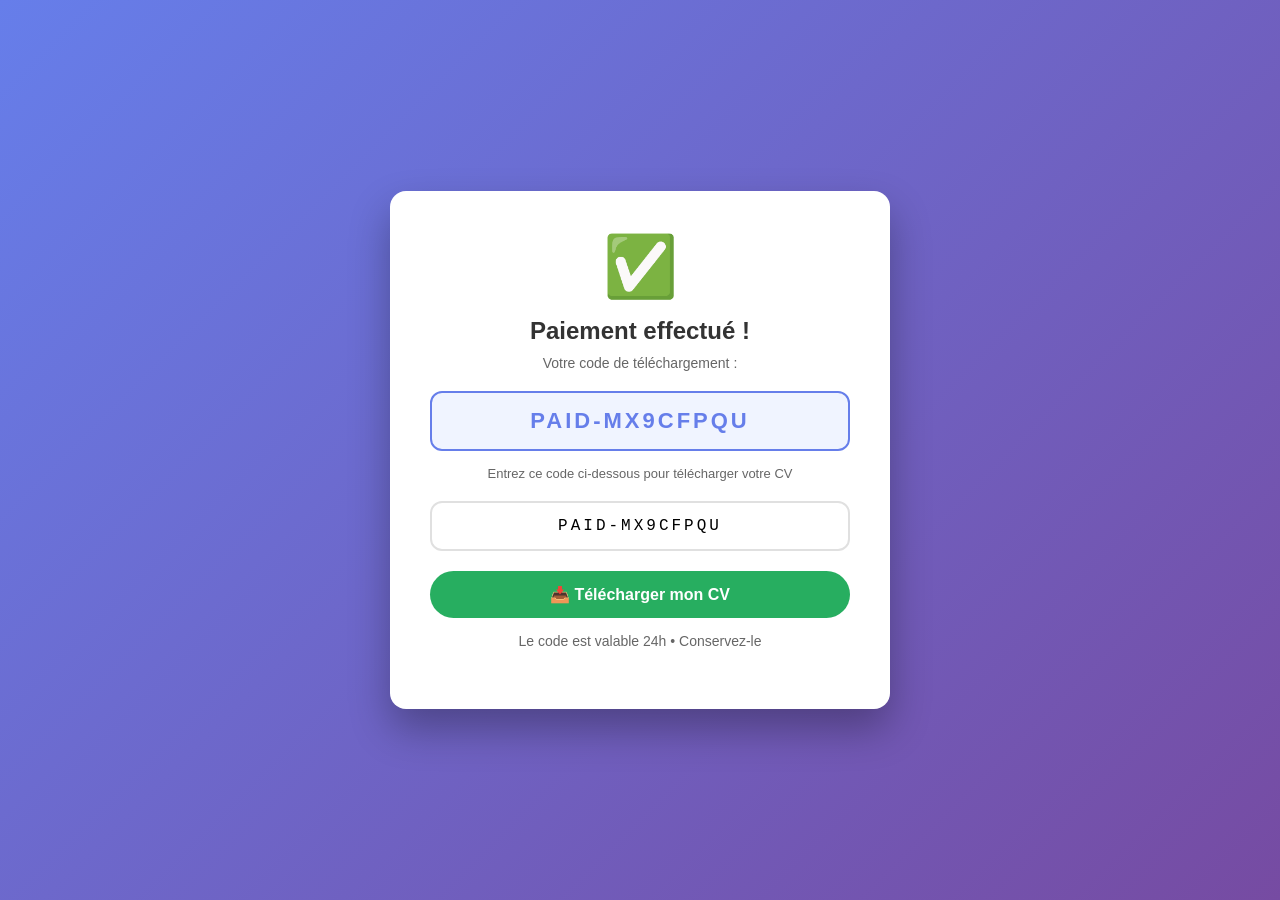
<file: telechargement.html>
<!DOCTYPE html>
<html lang="fr">
<head>
    <meta charset="UTF-8">
    <meta name="viewport" content="width=device-width, initial-scale=1.0">
    <title>Téléchargement - CV Builder PRO</title>
    <style>
        *{margin:0;padding:0;box-sizing:border-box}
        body{
            font-family:'Segoe UI',sans-serif;
            background:linear-gradient(135deg,#667eea,#764ba2);
            min-height:100vh;
            display:flex;
            align-items:center;
            justify-content:center;
            padding:20px;
        }
        .card{
            background:#fff;
            border-radius:16px;
            padding:40px;
            text-align:center;
            max-width:500px;
            width:100%;
            box-shadow:0 20px 40px rgba(0,0,0,0.3);
        }
        .card .success-icon{font-size:60px;margin-bottom:15px}
        .card h1{font-size:24px;color:#333;margin-bottom:10px}
        .card p{color:#666;font-size:14px;margin-bottom:20px}
        .card .code-box{
            background:#f0f4ff;
            border:2px solid #667eea;
            border-radius:12px;
            padding:15px;
            font-size:22px;
            font-weight:700;
            color:#667eea;
            letter-spacing:3px;
            margin-bottom:15px;
        }
        .card input{
            width:100%;
            padding:14px;
            border:2px solid #e0e0e0;
            border-radius:12px;
            text-align:center;
            font-size:16px;
            font-family:'Courier New',monospace;
            letter-spacing:3px;
            text-transform:uppercase;
            margin-bottom:10px;
        }
        .btn{
            display:block;
            width:100%;
            background:#27ae60;
            color:#fff;
            padding:14px;
            border:none;
            border-radius:25px;
            font-size:16px;
            font-weight:700;
            cursor:pointer;
            margin-top:10px;
        }
        .btn:hover{background:#219a52}
        .note{
            font-size:11px;
            color:#999;
            margin-top:15px;
        }
    </style>
</head>
<body>
    <div class="card">
        <div class="success-icon">✅</div>
        <h1>Paiement effectué !</h1>
        <p>Votre code de téléchargement :</p>
        <div class="code-box" id="downloadCode">PAID-2024-XXXX</div>
        <p style="font-size:13px;color:#666;">Entrez ce code ci-dessous pour télécharger votre CV</p>
        <input type="text" id="codeInput" placeholder="Entrez le code">
        <button class="btn" onclick="downloadCV()">📥 Télécharger mon CV</button>
        <p class="note">Le code est valable 24h • Conservez-le</p>
    </div>

    <script>
        // Générer un code unique
        var uniqueCode = 'PAID-' + Date.now().toString(36).toUpperCase();
        document.getElementById('downloadCode').textContent = uniqueCode;
        document.getElementById('codeInput').value = uniqueCode;
        
        // Stocker le code
        localStorage.setItem('cvDownloadCode', uniqueCode);
        localStorage.setItem('cvPaid', 'true');
        localStorage.setItem('cvPaidDate', new Date().toISOString());
        
        function downloadCV() {
            var code = document.getElementById('codeInput').value.toUpperCase().trim();
            var storedCode = localStorage.getItem('cvDownloadCode');
            
            if (code === storedCode) {
                // Rediriger vers index.html avec paramètre de téléchargement
                window.location.href = 'index.html?download=yes&code=' + code;
            } else {
                alert('❌ Code invalide. Vérifiez le code affiché.');
            }
        }
    </script>
</body>
</html>
</file>
